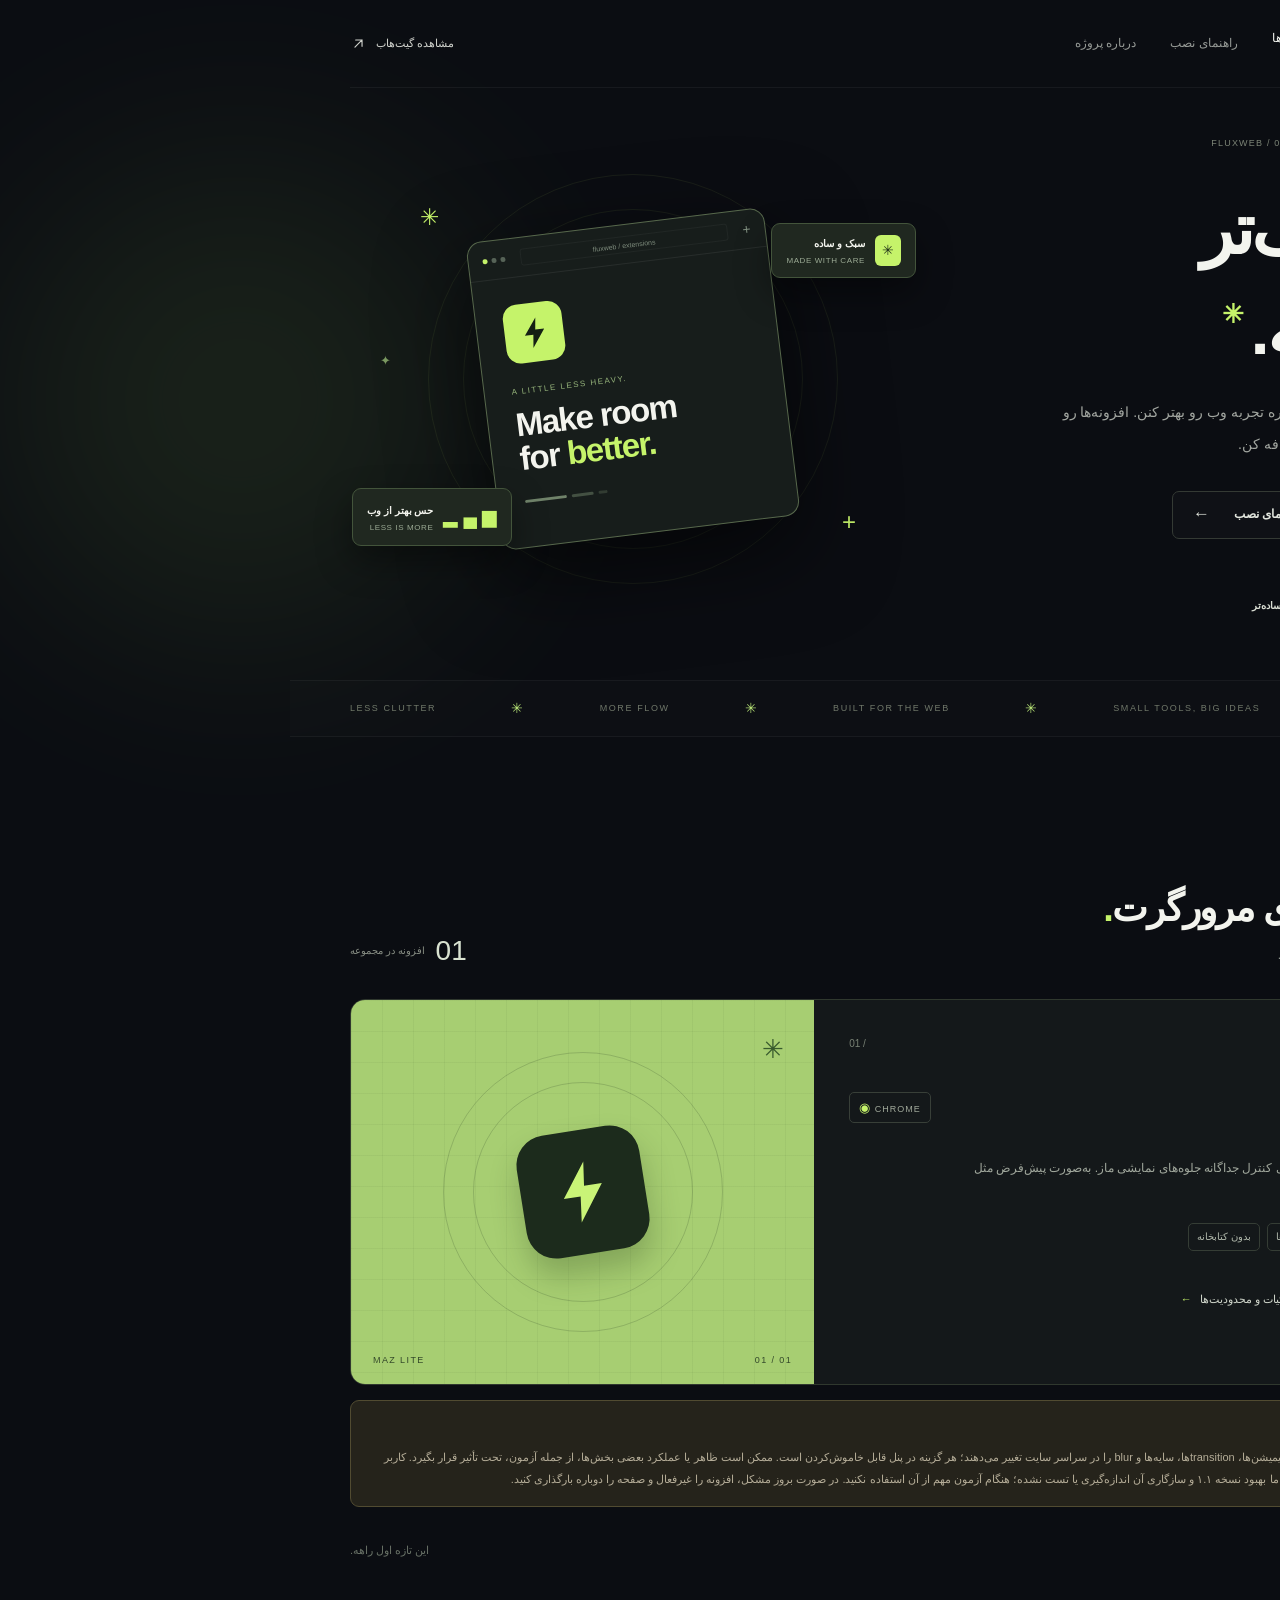
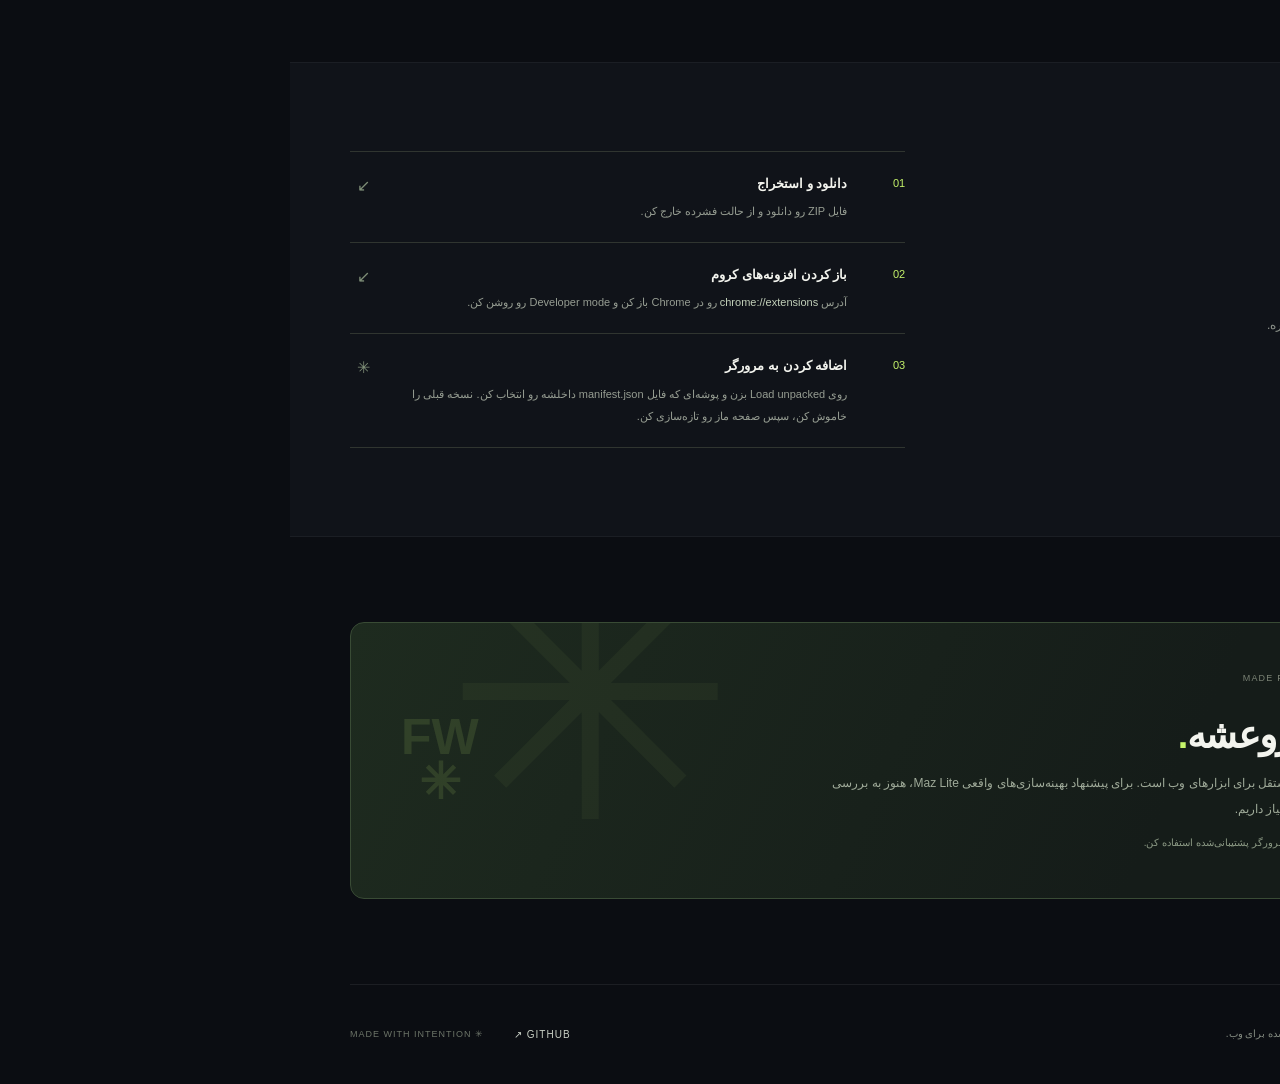
<file: index.html>
<!doctype html>
<html lang="fa" dir="rtl">
<head>
  <meta charset="utf-8">
  <meta name="viewport" content="width=device-width, initial-scale=1">
  <meta name="theme-color" content="#0b0d12">
  <meta name="description" content="FluxWeb، خانهٔ افزونه‌های سبک برای وبی روان‌تر.">
  <link rel="manifest" href="site.webmanifest">
  <link rel="icon" type="image/png" href="assets/icon-192.png">
  <link rel="stylesheet" href="styles.css">
  <title>FluxWeb — وب، سبک‌تر از همیشه</title>
</head>
<body>
  <div class="ambient ambient-one" aria-hidden="true"></div><div class="ambient ambient-two" aria-hidden="true"></div>
  <header class="header wrap">
    <a class="brand" href="#top" aria-label="FluxWeb، صفحه اصلی"><span class="brand-mark"><svg viewBox="0 0 32 32" fill="none" aria-hidden="true"><path d="M18.5 3 7 18h8l-1.5 11L25 13h-8L18.5 3Z" fill="currentColor"/></svg></span><span>Flux<span class="brand-web">Web</span></span><span class="brand-dot">.</span></a>
    <nav class="nav" aria-label="ناوبری اصلی"><a class="active" href="#extensions">افزونه‌ها</a><a href="#how-it-works">راهنمای نصب</a><a href="#about">درباره پروژه</a></nav>
    <a class="header-link" href="https://github.com/karoangus/FluxWeb" target="_blank" rel="noopener noreferrer"><span>مشاهده گیت‌هاب</span><svg viewBox="0 0 24 24" fill="none" aria-hidden="true"><path d="M7 17 17 7M8 7h9v9" stroke="currentColor" stroke-width="1.6" stroke-linecap="round" stroke-linejoin="round"/></svg></a>
  </header>

  <main id="top">
    <section class="hero wrap" aria-labelledby="hero-title">
      <div class="hero-copy">
        <div class="eyebrow"><span class="pulse"></span> یک فضای کوچک برای ایده‌های بزرگ <span class="eyebrow-line"></span> <span class="latin">FLUXWEB / 01</span></div>
        <h1 id="hero-title">وب، سبک‌تر<br><span>از همیشه.</span><span class="title-spark">✳</span></h1>
        <p class="hero-description">یه جای جمع‌وجور برای ابزارهایی که قراره تجربه وب رو بهتر کنن. افزونه‌ها رو کشف کن، دانلود کن و به مرورگرت اضافه کن.</p>
        <div class="hero-actions"><a class="button button-primary" href="#extensions">بریم سراغ افزونه‌ها <span aria-hidden="true">↙</span></a><a class="button button-ghost" href="#how-it-works">راهنمای نصب <span aria-hidden="true">←</span></a></div>
        <div class="hero-foot"><div class="avatars" aria-hidden="true"><span>F</span><span>W</span><span>✳</span></div><p>ساخته‌شده برای یک تجربه <strong>روان‌تر و ساده‌تر</strong></p></div>
      </div>
      <div class="hero-art" aria-hidden="true">
        <div class="orbit orbit-one"></div><div class="orbit orbit-two"></div><div class="orbit orbit-three"></div>
        <div class="art-cross cross-one">✳</div><div class="art-cross cross-two">+</div><div class="art-cross cross-three">✦</div>
        <div class="art-window"><div class="window-top"><div class="window-dots"><i></i><i></i><i></i></div><div class="window-url">fluxweb / extensions</div><span class="window-plus">+</span></div><div class="window-inner"><div class="window-icon"><svg viewBox="0 0 80 80" fill="none"><path d="M45 10 20 44h17l-3 26 26-36H42l3-24Z" fill="currentColor"/></svg></div><div class="window-label">A LITTLE LESS HEAVY.</div><div class="window-heading">Make room<br>for <em>better.</em></div><div class="window-bars"><i></i><i></i><i></i></div></div></div>
        <div class="floating-tag tag-top"><span class="tag-icon">✳</span><span><b>سبک و ساده</b><small>MADE WITH CARE</small></span></div><div class="floating-tag tag-bottom"><span class="mini-chart">▂ ▄ ▆</span><span><b>حس بهتر از وب</b><small>LESS IS MORE</small></span></div>
      </div>
    </section>

    <div class="ticker" aria-hidden="true"><div class="wrap ticker-inner"><span>LESS CLUTTER</span><i>✳</i><span>MORE FLOW</span><i>✳</i><span>BUILT FOR THE WEB</span><i>✳</i><span>SMALL TOOLS, BIG IDEAS</span><i>✳</i><span>LESS CLUTTER</span></div></div>

    <section class="catalog wrap" id="extensions" aria-labelledby="catalog-title">
      <div class="section-heading"><div><div class="section-kicker"><span></span> مجموعه افزونه‌ها <b>THE COLLECTION</b></div><h2 id="catalog-title">یه چیز خوب برای مرورگرت<span class="green">.</span></h2><p>ابزارهای کوچک، برای لحظه‌های بزرگ‌تر در وب.</p></div><div class="collection-count"><b>01</b><span>افزونه در مجموعه</span></div></div>
      <article class="extension-card">
        <div class="card-art"><div class="card-grid"></div><div class="card-orbit orbit-a"></div><div class="card-orbit orbit-b"></div><div class="product-mark"><svg viewBox="0 0 80 80" fill="none" aria-hidden="true"><path d="M45 10 20 44h17l-3 26 26-36H42l3-24Z" fill="currentColor"/></svg></div><div class="art-caption"><span>MAZ LITE</span><span>01 / 01</span></div><span class="art-star">✳</span></div>
        <div class="card-content"><div class="card-meta"><span class="status"><i></i> نسخه آزمایشی</span><span class="card-number">/ 01</span></div><div class="card-title"><div><h3>Maz Lite <span>↗</span></h3><p class="domain">FOR BIOMAZE.IR</p></div><div class="chrome-label"><span>◉</span> CHROME</div></div><p class="card-description">نسخه آزمایشی ۱.۱ با پنل تنظیمات؛ برای کنترل جداگانه جلوه‌های نمایشی ماز. به‌صورت پیش‌فرض مثل نسخه قبلی عمل می‌کند.</p><div class="tags"><span>Manifest V3</span><span>فقط دامنه ماز و زیردامنه‌ها</span><span>بدون کتابخانه</span></div><div class="card-actions"><a class="button button-primary download" href="downloads/maz-lite-1.1.0-experimental.zip" download>دانلود نسخه ۱.۱ <span aria-hidden="true">↓</span></a><a class="details-link" href="#maz-details">جزئیات و محدودیت‌ها <span aria-hidden="true">←</span></a></div><p class="legacy-download"><a href="downloads/maz-lite-1.0.0-experimental.zip" download>دانلود نسخه قبلی ۱.۰ ↓</a></p></div>
      </article>
      <div class="notice" id="maz-details"><div class="notice-icon">!</div><div><strong>قبل از نصب، این نکته رو بدون</strong><p>گزینه‌ها به‌صورت پیش‌فرض فعال‌اند و انیمیشن‌ها، transitionها، سایه‌ها و blur را در سراسر سایت تغییر می‌دهند؛ هر گزینه در پنل قابل خاموش‌کردن است. ممکن است ظاهر یا عملکرد بعضی بخش‌ها، از جمله آزمون، تحت تأثیر قرار بگیرد. کاربر بهبود نسخه ۱.۰ را گزارش کرده است، اما بهبود نسخه ۱.۱ و سازگاری آن اندازه‌گیری یا تست نشده؛ هنگام آزمون مهم از آن استفاده نکنید. در صورت بروز مشکل، افزونه را غیرفعال و صفحه را دوباره بارگذاری کنید.</p></div></div>
      <div class="catalog-bottom"><span>MORE GOOD THINGS ARE COMING <span>✳</span></span><p>این تازه اول راهه.</p></div>
    </section>

    <section class="how-section" id="how-it-works"><div class="wrap how-wrap"><div class="how-intro"><div class="section-kicker"><span></span> ساده و سریع <b>HOW IT WORKS</b></div><h2>چند قدم تا<br>شروع ماجرا<span class="green">.</span></h2><p>نصب افزونه از فایل ZIP فقط چند قدم ساده داره.</p><a href="https://github.com/karoangus/FluxWeb" target="_blank" rel="noopener noreferrer" class="text-link">مشاهده فایل‌ها در گیت‌هاب <span>↗</span></a></div><div class="steps"><div class="step"><span class="step-num">01</span><div><h3>دانلود و استخراج</h3><p>فایل ZIP رو دانلود و از حالت فشرده خارج کن.</p></div><span class="step-arrow">↙</span></div><div class="step"><span class="step-num">02</span><div><h3>باز کردن افزونه‌های کروم</h3><p>آدرس <code dir="ltr">chrome://extensions</code> رو در Chrome باز کن و Developer mode رو روشن کن.</p></div><span class="step-arrow">↙</span></div><div class="step"><span class="step-num">03</span><div><h3>اضافه کردن به مرورگر</h3><p>روی Load unpacked بزن و پوشه‌ای که فایل manifest.json داخلشه رو انتخاب کن. نسخه قبلی را خاموش کن، سپس صفحه ماز رو تازه‌سازی کن.</p></div><span class="step-arrow">✳</span></div></div></div></section>
    <section class="end-section wrap" id="about"><div class="end-card"><div class="end-decoration" aria-hidden="true">✳</div><div><div class="section-kicker"><span></span> درباره FluxWeb <b>MADE FOR THE WEB</b></div><h2>این فقط شروعشه<span>.</span></h2><p>FluxWeb یک دانلودسنتر کوچک و مستقل برای ابزارهای وب است. برای پیشنهاد بهینه‌سازی‌های واقعی Maz Lite، هنوز به بررسی صفحه‌های سایت و داده‌های عملکرد نیاز داریم.</p><button class="button install-button" id="install-app" type="button" hidden>نصب وب‌اپ <span aria-hidden="true">↙</span></button><p class="install-hint" id="install-hint">برای نصب وب‌اپ، از گزینه نصب در منوی مرورگر پشتیبانی‌شده استفاده کن.</p></div><span class="end-number">FW<br>✳</span></div></section>
  </main>
  <footer class="footer wrap"><a class="brand footer-brand" href="#top"><span class="brand-mark"><svg viewBox="0 0 32 32" fill="none" aria-hidden="true"><path d="M18.5 3 7 18h8l-1.5 11L25 13h-8L18.5 3Z" fill="currentColor"/></svg></span><span>Flux<span class="brand-web">Web</span></span><span class="brand-dot">.</span></a><p>کمتر، اما بهتر. ساخته‌شده برای وب.</p><a href="https://github.com/karoangus/FluxWeb" target="_blank" rel="noopener noreferrer">GITHUB ↗</a><span class="footer-end">MADE WITH INTENTION ✳</span></footer>
  <script src="app.js" defer></script>
</body>
</html>
</file>
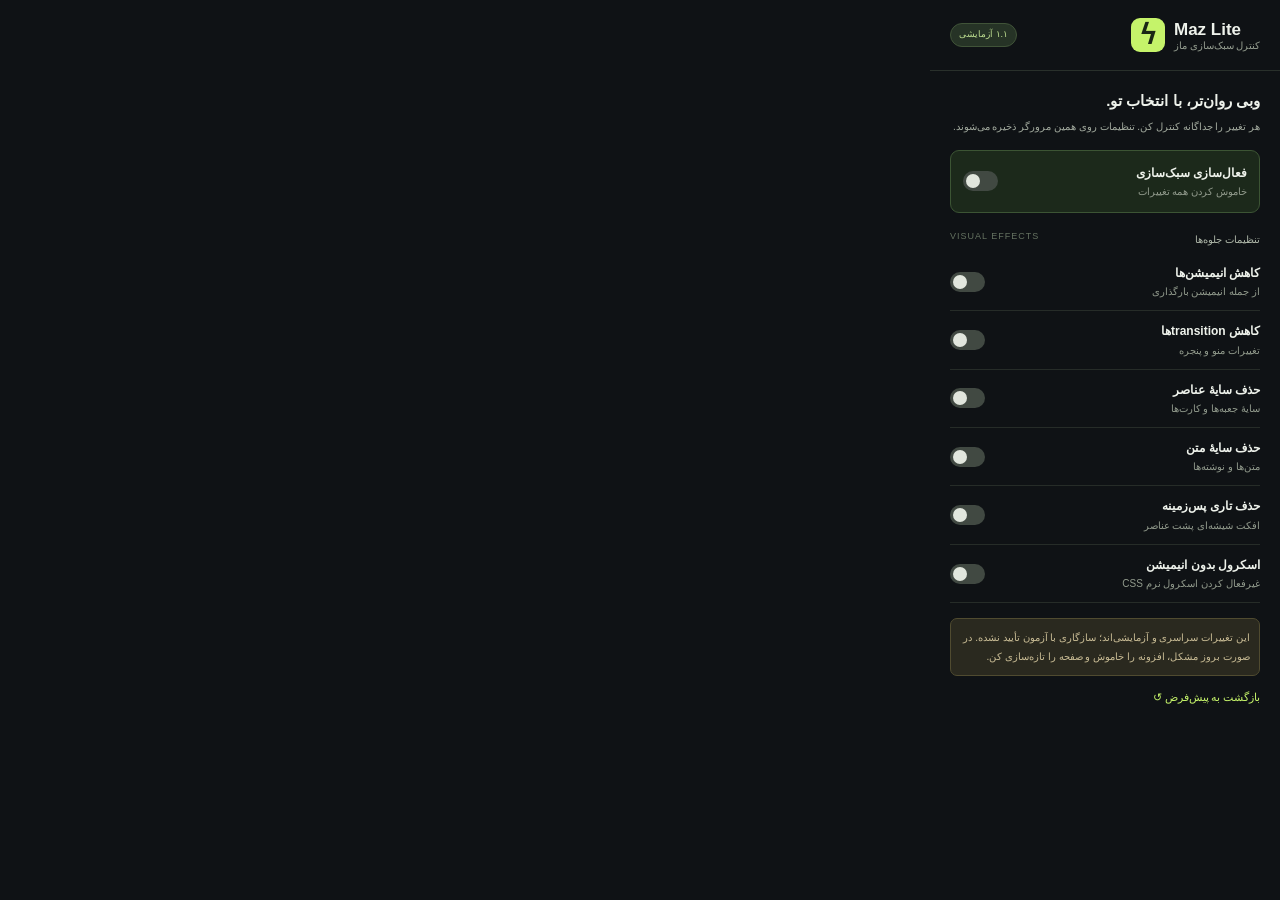
<file: extensions/maz-lite/popup.html>
<!doctype html>
<html lang="fa" dir="rtl">
<head><meta charset="utf-8"><meta name="viewport" content="width=device-width,initial-scale=1"><title>تنظیمات Maz Lite</title><link rel="stylesheet" href="popup.css"></head>
<body>
<header><div class="brand"><span class="bolt">ϟ</span><div><strong>Maz Lite</strong><small>کنترل سبک‌سازی ماز</small></div></div><span class="version">۱.۱ آزمایشی</span></header>
<main>
  <div class="intro"><h1>وبی روان‌تر، با انتخاب تو.</h1><p>هر تغییر را جداگانه کنترل کن. تنظیمات روی همین مرورگر ذخیره می‌شوند.</p></div>
  <div class="switch-row master"><div><label for="enabled">فعال‌سازی سبک‌سازی</label><small>خاموش کردن همه تغییرات</small></div><input id="enabled" type="checkbox" role="switch"></div>
  <div class="section-title">تنظیمات جلوه‌ها <span>VISUAL EFFECTS</span></div>
  <div class="options">
    <div class="switch-row"><div><label for="animations">کاهش انیمیشن‌ها</label><small>از جمله انیمیشن بارگذاری</small></div><input id="animations" type="checkbox" role="switch"></div>
    <div class="switch-row"><div><label for="transitions">کاهش transitionها</label><small>تغییرات منو و پنجره</small></div><input id="transitions" type="checkbox" role="switch"></div>
    <div class="switch-row"><div><label for="shadows">حذف سایهٔ عناصر</label><small>سایهٔ جعبه‌ها و کارت‌ها</small></div><input id="shadows" type="checkbox" role="switch"></div>
    <div class="switch-row"><div><label for="textShadows">حذف سایهٔ متن</label><small>متن‌ها و نوشته‌ها</small></div><input id="textShadows" type="checkbox" role="switch"></div>
    <div class="switch-row"><div><label for="blur">حذف تاری پس‌زمینه</label><small>افکت شیشه‌ای پشت عناصر</small></div><input id="blur" type="checkbox" role="switch"></div>
    <div class="switch-row"><div><label for="smoothScroll">اسکرول بدون انیمیشن</label><small>غیرفعال کردن اسکرول نرم CSS</small></div><input id="smoothScroll" type="checkbox" role="switch"></div>
  </div>
  <p class="warning">این تغییرات سراسری و آزمایشی‌اند؛ سازگاری با آزمون تأیید نشده. در صورت بروز مشکل، افزونه را خاموش و صفحه را تازه‌سازی کن.</p>
  <div class="bottom"><button id="reset" type="button">بازگشت به پیش‌فرض ↺</button><span id="status" role="status" aria-live="polite"></span></div>
</main>
<script src="settings.js"></script><script src="popup.js"></script>
</body></html>
</file>
<file: styles.css>
:root{color-scheme:dark;--bg:#0b0d12;--panel:#14171e;--text:#f3f4ee;--muted:#929690;--line:#282d2b;--lime:#c5f36a;--sans:Tahoma,Arial,sans-serif}*{box-sizing:border-box}html{scroll-behavior:smooth}body{margin:0;background:var(--bg);color:var(--text);font-family:var(--sans);font-size:14px;line-height:1.8;overflow-x:hidden}a{color:inherit;text-decoration:none}button{font:inherit}button:focus-visible,a:focus-visible{outline:2px solid var(--lime);outline-offset:5px}.wrap{width:min(1160px,calc(100% - 64px));margin-inline:auto}.ambient{pointer-events:none;position:absolute;border-radius:50%;filter:blur(110px);opacity:.09}.ambient-one{width:480px;height:480px;background:#a9ee68;top:160px;left:-290px}.ambient-two{width:420px;height:420px;background:#6b78d0;top:750px;right:-330px}.header{height:88px;display:flex;align-items:center;gap:68px;border-bottom:1px solid #ffffff0d;position:relative;z-index:2}.brand{display:inline-flex;align-items:center;direction:ltr;font-family:Arial,sans-serif;font-weight:800;font-size:22px;letter-spacing:-1px;white-space:nowrap}.brand-mark{width:32px;height:32px;background:var(--lime);color:#172014;border-radius:9px;display:grid;place-items:center;margin-right:9px}.brand-mark svg{width:22px;height:22px}.brand-web{font-weight:400}.brand-dot{color:var(--lime)}.nav{display:flex;align-items:center;gap:34px;color:#969a96;font-size:12px}.nav a:hover,.nav .active{color:#f7f8f3}.nav .active:after{content:'';display:block;width:4px;height:4px;background:var(--lime);border-radius:50%;margin:5px auto 0}.header-link{margin-right:auto;color:#d2d4ce;font-size:11px;display:flex;align-items:center;gap:9px}.header-link svg{width:17px;height:17px}.hero{min-height:590px;display:grid;grid-template-columns:1fr 1fr;align-items:center;gap:28px;padding-top:45px;padding-bottom:55px}.hero-copy{position:relative;z-index:1}.eyebrow,.section-kicker{display:flex;align-items:center;gap:9px;font-size:11px;color:#c3c8bd}.pulse,.section-kicker>span{width:7px;height:7px;background:var(--lime);border-radius:50%;box-shadow:0 0 12px #c5f36a80;flex:none}.eyebrow-line{height:1px;width:25px;background:#525b4c}.latin,.section-kicker b{font:9px Arial,sans-serif;letter-spacing:1.2px;color:#7c8476;direction:ltr}.hero h1{font-size:clamp(46px,5.4vw,72px);line-height:1.45;letter-spacing:-3px;margin:27px 0 16px;font-weight:800}.hero h1>span:first-child{color:var(--lime)}.title-spark{display:inline-block;font-size:26px;color:var(--lime);vertical-align:top;margin:16px 10px}.hero-description{color:#a2a6a0;max-width:475px;font-size:14px;line-height:2.3;margin:0}.hero-actions{display:flex;gap:12px;margin-top:30px;flex-wrap:wrap}.button{min-height:48px;padding:0 20px;display:inline-flex;align-items:center;justify-content:center;gap:24px;border-radius:7px;font-size:12px;font-weight:bold;border:1px solid transparent;cursor:pointer}.button-primary{background:var(--lime);color:#182213}.button-primary:hover{background:#d8ff8b}.button-primary span,.button-ghost span{font-size:17px}.button-ghost{border-color:#343a34;color:#e2e6de;background:#ffffff04}.button-ghost:hover{background:#ffffff0b}.hero-foot{display:flex;align-items:center;gap:13px;margin-top:48px;color:#858b81;font-size:10px}.hero-foot strong{color:#d9ddd3}.avatars{display:flex;direction:ltr;padding-left:7px}.avatars span{display:grid;place-items:center;width:27px;height:27px;margin-left:-7px;border:2px solid #0b0d12;border-radius:50%;background:#394b35;font:bold 10px Arial;color:#d8f6ae}.avatars span:nth-child(2){background:#7c8a6c;color:#152115}.avatars span:nth-child(3){background:#bbef77;color:#192315}.hero-art{height:460px;position:relative;display:grid;place-items:center;direction:ltr}.orbit{position:absolute;border:1px solid #c5f36a13;border-radius:50%}.orbit-one{width:410px;height:410px}.orbit-two{width:340px;height:340px}.orbit-three{width:270px;height:270px}.art-window{width:300px;height:310px;background:#171d1b;border:1px solid #57684c;border-radius:15px;box-shadow:0 30px 90px #0009;transform:rotate(-7deg);position:relative;overflow:hidden}.window-top{height:39px;border-bottom:1px solid #ffffff12;display:flex;align-items:center;padding:0 14px;gap:15px}.window-dots{display:flex;gap:4px}.window-dots i{width:5px;height:5px;border-radius:50%;background:#566357}.window-dots i:first-child{background:var(--lime)}.window-url{height:17px;flex:1;border:1px solid #ffffff0b;border-radius:3px;text-align:center;font:7px/17px Arial;color:#7e8c7d}.window-plus{font:14px Arial;color:#809080}.window-inner{padding:27px}.window-icon{width:59px;height:59px;display:grid;place-items:center;border-radius:14px;background:var(--lime);color:#142013}.window-icon svg{width:40px}.window-label{font:8px Arial;letter-spacing:1.5px;color:#96b47b;margin-top:23px}.window-heading{font:700 33px/1.04 Arial;letter-spacing:-1.4px;margin-top:12px}.window-heading em{font-style:normal;color:var(--lime)}.window-bars{display:flex;gap:5px;margin-top:23px}.window-bars i{height:3px;width:42px;background:#70836a;border-radius:5px}.window-bars i:nth-child(2){width:22px;opacity:.5}.window-bars i:nth-child(3){width:9px;opacity:.3}.floating-tag{position:absolute;background:#202820;border:1px solid #43543b;border-radius:9px;display:flex;align-items:center;gap:10px;padding:11px 14px;direction:rtl;box-shadow:0 15px 35px #0006}.floating-tag b,.floating-tag small{display:block}.floating-tag b{font-size:10px}.floating-tag small{font:8px Arial;color:#9baa94;letter-spacing:.6px;margin-top:3px}.tag-top{top:74px;right:0}.tag-bottom{bottom:63px;left:2px}.tag-icon{background:#c5f36a;color:#22331a;border-radius:6px;padding:3px 7px}.mini-chart{color:var(--lime);font-size:19px;direction:ltr}.art-cross{position:absolute;color:var(--lime)}.cross-one{top:48px;left:70px;font-size:23px}.cross-two{bottom:66px;right:60px;font-size:24px}.cross-three{top:200px;left:30px;font-size:13px;color:#7b9a61}.ticker{border-block:1px solid #ffffff0c;background:#ffffff02;overflow:hidden}.ticker-inner{height:55px;display:flex;align-items:center;justify-content:space-between;gap:30px;direction:ltr;white-space:nowrap;color:#70786a;font:9px Arial;letter-spacing:1.6px}.ticker i{font-style:normal;color:#b7e477;font-size:14px}.catalog{padding-top:105px;padding-bottom:90px;scroll-margin-top:20px}.section-heading{display:flex;justify-content:space-between;align-items:end;margin-bottom:32px}.section-kicker b{margin-right:8px}.section-heading h2,.how-intro h2,.end-card h2{font-size:clamp(26px,3vw,38px);letter-spacing:-1.5px;line-height:1.6;margin:17px 0 6px}.green,.end-card h2 span{color:var(--lime)}.section-heading p,.how-intro>p{color:#8f958d;margin:0;font-size:12px}.collection-count{display:flex;align-items:center;gap:11px;color:#888e84;font-size:10px}.collection-count b{font:28px Arial;color:#d9e2d0}.extension-card{display:grid;grid-template-columns:40% 60%;direction:ltr;border:1px solid #30382e;border-radius:15px;overflow:hidden;background:#14181a}.card-art{min-height:350px;background:#a7ce72;position:relative;overflow:hidden;display:grid;place-items:center}.card-grid{position:absolute;inset:0;background-image:linear-gradient(#1d35110c 1px,transparent 1px),linear-gradient(90deg,#1d35110c 1px,transparent 1px);background-size:31px 31px}.card-orbit{position:absolute;border:1px solid #344c2a38;border-radius:50%}.orbit-a{width:280px;height:280px}.orbit-b{width:220px;height:220px}.product-mark{width:124px;height:124px;background:#1c2b1c;color:#c9f477;border-radius:30px;display:grid;place-items:center;transform:rotate(-9deg);box-shadow:0 18px 30px #29401c48}.product-mark svg{width:80px}.art-caption{position:absolute;bottom:19px;left:22px;right:22px;display:flex;justify-content:space-between;color:#324729;font:9px Arial;letter-spacing:1.4px}.art-star{position:absolute;top:26px;right:30px;font-size:26px;color:#385a2d}.card-content{direction:rtl;padding:30px 35px}.card-meta{display:flex;justify-content:space-between;align-items:center}.status{font-size:10px;color:#cfdfb8;background:#2d3a29;border:1px solid #43583a;border-radius:30px;padding:4px 10px}.status i{display:inline-block;width:6px;height:6px;border-radius:50%;background:var(--lime);margin-left:5px}.card-number{color:#788174;font:10px Arial}.card-title{display:flex;align-items:center;justify-content:space-between;margin-top:24px}.card-title h3{font:bold 29px Arial;direction:ltr;margin:0;text-align:right}.card-title h3 span{color:var(--lime);font-size:17px;margin-left:5px}.domain{font:9px Arial;letter-spacing:1.3px;color:#8b9984;direction:ltr;text-align:right;margin:8px 0 0}.chrome-label{direction:ltr;font:9px Arial;letter-spacing:1px;color:#a1a99b;border:1px solid #383f38;padding:7px 9px;border-radius:5px}.chrome-label span{color:var(--lime);font-size:13px}.card-description{font-size:12px;color:#a0a79c;line-height:2.2;max-width:530px;margin:22px 0 15px}.tags{display:flex;flex-wrap:wrap;gap:7px}.tags span{font-size:10px;color:#afb7aa;border:1px solid #353d35;border-radius:5px;padding:4px 8px}.card-actions{display:flex;align-items:center;gap:23px;margin-top:25px}.download{min-width:156px}.details-link{font-size:11px;color:#d2d8cd}.details-link span{color:var(--lime);margin-right:5px}.notice{display:flex;gap:13px;border:1px solid #514b31;background:#25231b;border-radius:9px;padding:16px 18px;margin-top:15px}.notice-icon{flex:none;border:1px solid #c6a95e;color:#e3c77b;width:23px;height:23px;border-radius:50%;text-align:center;font:bold 14px/21px Arial}.notice strong{font-size:11px;color:#e4d6ae}.notice p{font-size:11px;color:#b5ad98;margin:4px 0 0;line-height:2}.catalog-bottom{display:flex;justify-content:space-between;align-items:center;color:#687166;margin-top:23px}.catalog-bottom>span{direction:ltr;font:9px Arial;letter-spacing:1px}.catalog-bottom>span span{color:var(--lime);margin-left:6px}.catalog-bottom p{font-size:11px}.how-section{border-block:1px solid #ffffff0c;background:#101319;padding:88px 0}.how-wrap{display:grid;grid-template-columns:1fr 1.1fr;gap:100px}.how-intro h2{font-size:38px}.text-link{font-size:11px;color:#d6e8c6;display:inline-block;margin-top:28px}.text-link span{color:var(--lime);margin-right:8px}.steps{border-top:1px solid #303530}.step{display:grid;grid-template-columns:42px 1fr 20px;gap:16px;padding:20px 0;border-bottom:1px solid #303530}.step-num{font:11px Arial;color:var(--lime);padding-top:5px}.step h3{font-size:13px;margin:0 0 5px}.step p{font-size:11px;color:#969d92;margin:0;line-height:2}.step code{font:11px Arial;color:#c2d0b9;display:inline-block}.step-arrow{color:#7f8f78;font-size:16px}.end-section{padding-block:85px}.end-card{position:relative;overflow:hidden;border:1px solid #394b35;border-radius:14px;padding:45px 50px;background:linear-gradient(115deg,#1e2b1f,#151c19 70%);display:flex;justify-content:space-between;align-items:center}.end-card>div:not(.end-decoration){position:relative;z-index:1;max-width:650px}.end-card p{color:#9faa99;font-size:12px;line-height:2.1;margin:0}.end-number{font:700 50px/.9 Arial;color:#c2ed751f;text-align:center}.end-decoration{position:absolute;left:8%;top:-100px;color:#c1f1730b;font-size:350px;line-height:1}.install-button{margin-top:18px;background:var(--lime);color:#182213}.end-card .install-hint{font-size:10px;color:#8c9a85;margin-top:10px}.footer{border-top:1px solid #ffffff12;min-height:100px;display:flex;align-items:center;gap:30px}.footer-brand{font-size:18px}.footer-brand .brand-mark{width:27px;height:27px}.footer p{font-size:10px;color:#848b81}.footer>a:not(.brand){margin-right:auto;font:10px Arial;color:#c9d0c5;letter-spacing:1px}.footer-end{direction:ltr;font:9px Arial;letter-spacing:1px;color:#6d7569}@media(max-width:800px){.wrap{width:min(100% - 36px,600px)}.header{height:72px;gap:20px}.nav{margin-right:auto;gap:15px}.nav a{font-size:10px}.header-link{display:none}.hero{grid-template-columns:1fr;padding-top:70px;gap:0}.hero h1{font-size:52px}.hero-art{height:390px;max-width:450px;width:100%;margin:auto}.orbit-one{width:340px;height:340px}.orbit-two{width:290px;height:290px}.orbit-three{width:240px;height:240px}.art-window{width:270px;height:280px}.window-inner{padding:20px 25px}.tag-top{right:0;top:45px}.tag-bottom{bottom:40px}.ticker-inner{justify-content:flex-start}.catalog{padding-top:75px}.extension-card{grid-template-columns:1fr}.card-art{min-height:250px}.card-content{padding:26px}.how-wrap{grid-template-columns:1fr;gap:35px}.how-section{padding:65px 0}.end-section{padding-block:60px}.footer{flex-wrap:wrap;gap:10px 20px;padding-block:25px}.footer-end{width:100%}}@media(max-width:480px){.nav a:nth-child(3){display:none}.hero h1{font-size:44px}.hero-art{height:340px}.art-window{width:240px;height:255px}.window-icon{width:48px;height:48px}.window-heading{font-size:27px}.orbit-one{width:290px;height:290px}.orbit-two{width:250px;height:250px}.orbit-three{width:210px;height:210px}.floating-tag{padding:8px}.tag-top{top:35px}.tag-bottom{bottom:25px}.cross-one{left:25px}.section-heading{align-items:flex-start;gap:10px}.collection-count{flex-direction:column;gap:0;white-space:nowrap}.card-actions{gap:14px;flex-wrap:wrap}.end-card{padding:30px 25px}.end-number{display:none}.footer p{width:100%;order:3}}
[hidden]{display:none!important}

.legacy-download{margin:12px 0 0;font-size:10px;color:#9dad97}.legacy-download a:hover{color:#c5f36a}
</file>
<file: extensions/maz-lite/popup.css>
:root{color-scheme:dark}*{box-sizing:border-box}body{margin:0;width:350px;background:#0f1215;color:#eef2eb;font:12px/1.7 Tahoma,Arial,sans-serif}header{padding:18px 20px;display:flex;align-items:center;justify-content:space-between;border-bottom:1px solid #29302b}.brand{display:flex;align-items:center;gap:9px;direction:ltr}.brand strong,.brand small{display:block}.brand strong{font:bold 17px Arial}.brand small{font:10px Tahoma;color:#959e90;direction:rtl}.bolt{display:grid;place-items:center;width:34px;height:34px;border-radius:9px;background:#c5f36a;color:#1a2715;font:bold 27px Arial}.version{color:#bedf91;background:#263326;border:1px solid #405338;border-radius:20px;padding:3px 8px;font-size:9px}main{padding:17px 20px 20px}.intro h1{font-size:15px;margin:0 0 4px}.intro p{font-size:10px;color:#a3ab9f;margin:0 0 15px}.switch-row{display:flex;align-items:center;justify-content:space-between;gap:12px;padding:10px 0}.switch-row label{font-weight:bold;cursor:pointer}.switch-row small{display:block;color:#929b8d;font-size:10px}.master{background:#1c291b;border:1px solid #3c5434;border-radius:9px;padding:12px}.section-title{display:flex;justify-content:space-between;color:#b0b9aa;font-size:10px;margin:18px 0 5px}.section-title span{font:9px Arial;letter-spacing:1px;color:#657261}.options .switch-row{border-bottom:1px solid #262c28}.switch-row input{appearance:none;cursor:pointer;flex:none;width:35px;height:20px;margin:0;border-radius:12px;background:#414942;position:relative;transition:background .15s}.switch-row input:before{content:"";position:absolute;top:3px;left:3px;width:14px;height:14px;background:#e1e6dd;border-radius:50%;transition:transform .15s}.switch-row input:checked{background:#c5f36a}.switch-row input:checked:before{transform:translateX(15px);background:#1d2a17}input:focus-visible,button:focus-visible{outline:2px solid #c5f36a;outline-offset:3px}.warning{font-size:10px;color:#c9bc95;background:#2a291f;border:1px solid #504b30;border-radius:7px;padding:9px;line-height:1.9;margin:15px 0}.bottom{display:flex;align-items:center;justify-content:space-between;gap:8px}.bottom button{cursor:pointer;background:transparent;border:0;padding:0;color:#c5f36a;font:11px Tahoma}.bottom span{font-size:10px;color:#b6c4ad}
</file>
